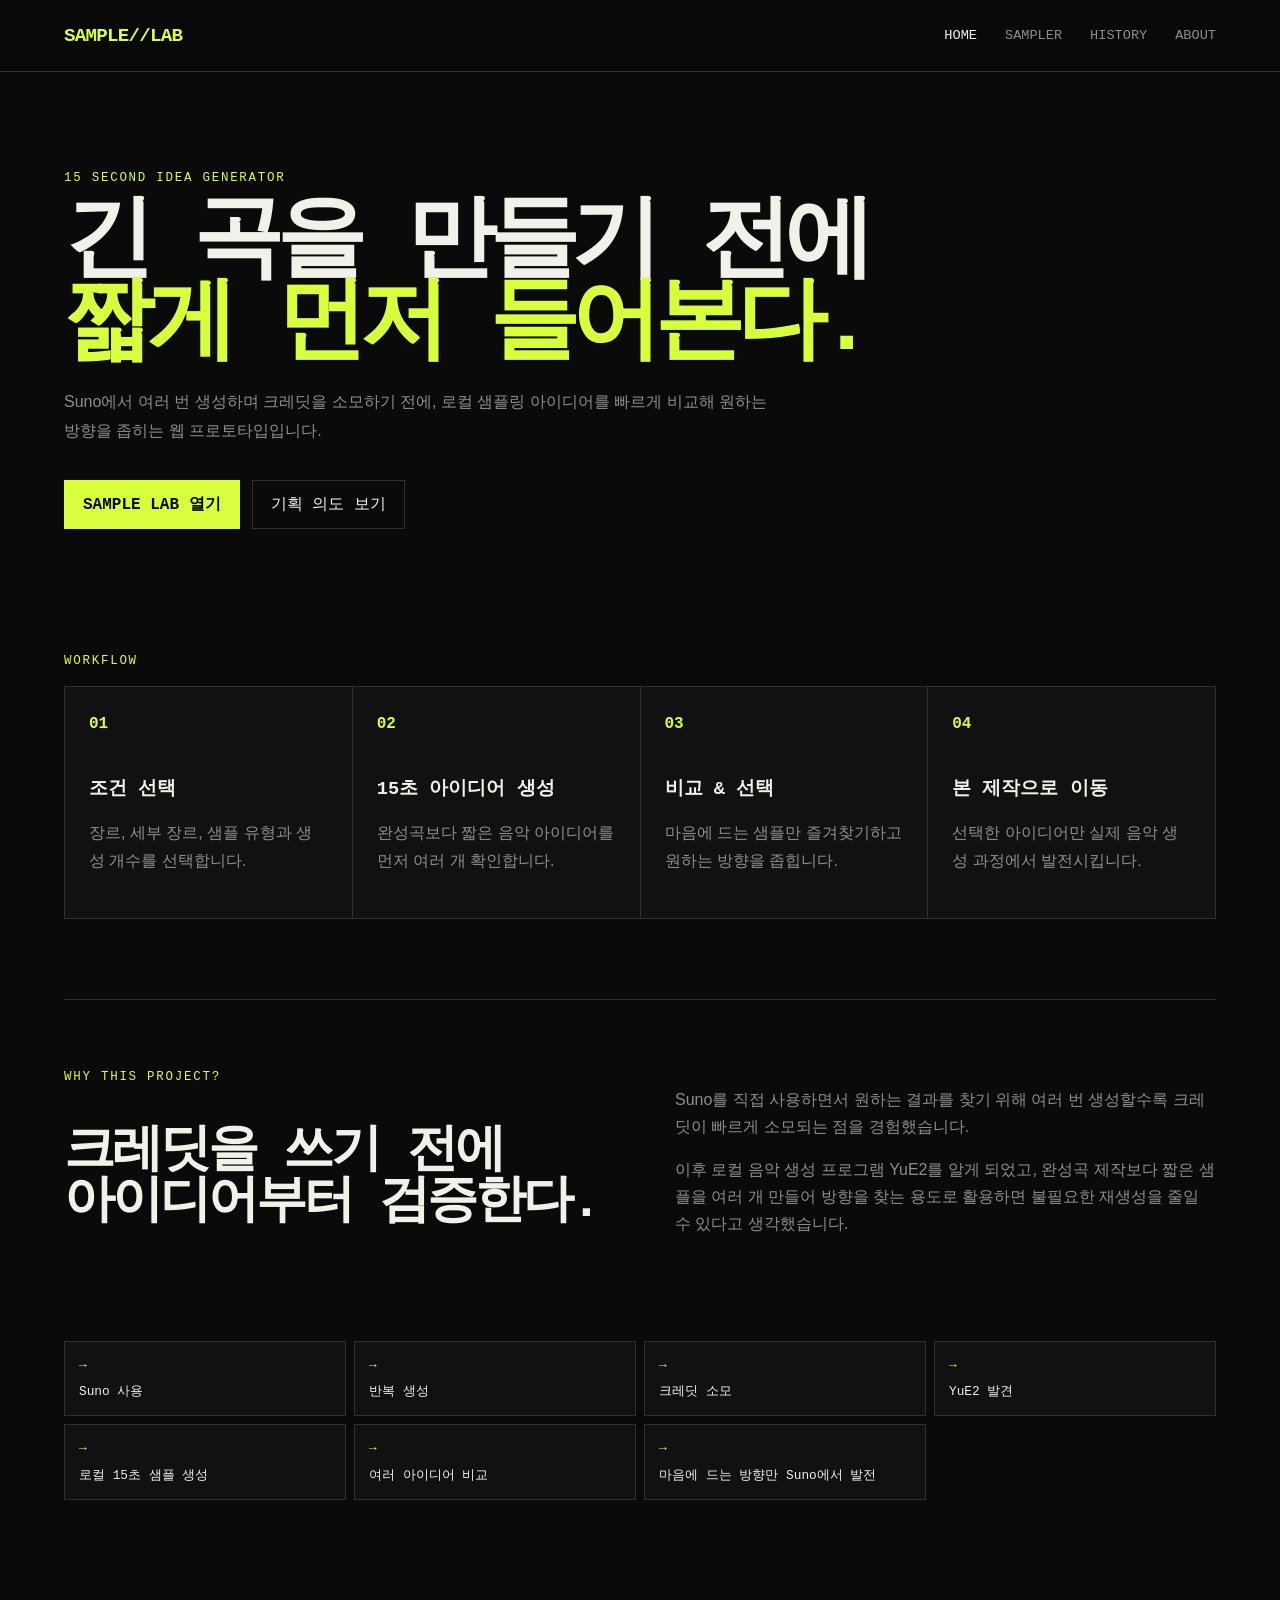
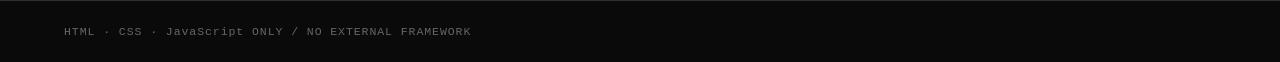
<file: index.html>
<!DOCTYPE html>
<html lang="ko">
<head>
  <meta charset="UTF-8" />
  <meta name="viewport" content="width=device-width, initial-scale=1.0" />
  <title>AI Music Sample Lab</title>
  <link rel="stylesheet" href="assets/css/tokens.css" />
  <link rel="stylesheet" href="assets/css/layout.css" />
  <link rel="stylesheet" href="assets/css/components.css" />
  <link rel="stylesheet" href="assets/css/pages.css" />
</head>
<body>
  <header class="site-header">
    <a class="brand" href="index.html">SAMPLE//LAB</a>
    <nav>
      <a class="active" href="index.html" aria-current="page">HOME</a>
      <a href="pages/sampler.html">SAMPLER</a>
      <a href="pages/history.html">HISTORY</a>
      <a href="pages/about.html">ABOUT</a>
    </nav>
  </header>

  <main class="home-main">
    <section class="hero">
      <div class="eyebrow">15 SECOND IDEA GENERATOR</div>
      <h1>긴 곡을 만들기 전에<br><span>짧게 먼저 들어본다.</span></h1>
      <p class="hero-copy">
        Suno에서 여러 번 생성하며 크레딧을 소모하기 전에,
        로컬 샘플링 아이디어를 빠르게 비교해 원하는 방향을 좁히는 웹 프로토타입입니다.
      </p>
      <div class="hero-actions">
        <a class="button primary" href="pages/sampler.html">SAMPLE LAB 열기</a>
        <a class="button ghost" href="pages/about.html">기획 의도 보기</a>
      </div>
    </section>

    <section class="flow-section">
      <div class="section-title">WORKFLOW</div>
      <div class="flow-grid">
        <article class="flow-card">
          <span>01</span>
          <h3>조건 선택</h3>
          <p>장르, 세부 장르, 샘플 유형과 생성 개수를 선택합니다.</p>
        </article>
        <article class="flow-card">
          <span>02</span>
          <h3>15초 아이디어 생성</h3>
          <p>완성곡보다 짧은 음악 아이디어를 먼저 여러 개 확인합니다.</p>
        </article>
        <article class="flow-card">
          <span>03</span>
          <h3>비교 & 선택</h3>
          <p>마음에 드는 샘플만 즐겨찾기하고 원하는 방향을 좁힙니다.</p>
        </article>
        <article class="flow-card">
          <span>04</span>
          <h3>본 제작으로 이동</h3>
          <p>선택한 아이디어만 실제 음악 생성 과정에서 발전시킵니다.</p>
        </article>
      </div>
    </section>

    <section class="problem-section">
      <div>
        <div class="section-title">WHY THIS PROJECT?</div>
        <h2>크레딧을 쓰기 전에<br>아이디어부터 검증한다.</h2>
      </div>
      <div class="problem-copy">
        <p>
          Suno를 직접 사용하면서 원하는 결과를 찾기 위해 여러 번 생성할수록
          크레딧이 빠르게 소모되는 점을 경험했습니다.
        </p>
        <p>
          이후 로컬 음악 생성 프로그램 YuE2를 알게 되었고,
          완성곡 제작보다 짧은 샘플을 여러 개 만들어 방향을 찾는 용도로 활용하면
          불필요한 재생성을 줄일 수 있다고 생각했습니다.
        </p>
      </div>
      <ol class="idea-timeline" aria-label="아이디어 도출 흐름">
        <li>Suno 사용</li>
        <li>반복 생성</li>
        <li>크레딧 소모</li>
        <li>YuE2 발견</li>
        <li>로컬 15초 샘플 생성</li>
        <li>여러 아이디어 비교</li>
        <li>마음에 드는 방향만 Suno에서 발전</li>
      </ol>
    </section>
  </main>

  <footer>
    HTML · CSS · JavaScript ONLY / NO EXTERNAL FRAMEWORK
  </footer>
</body>
</html>
</file>
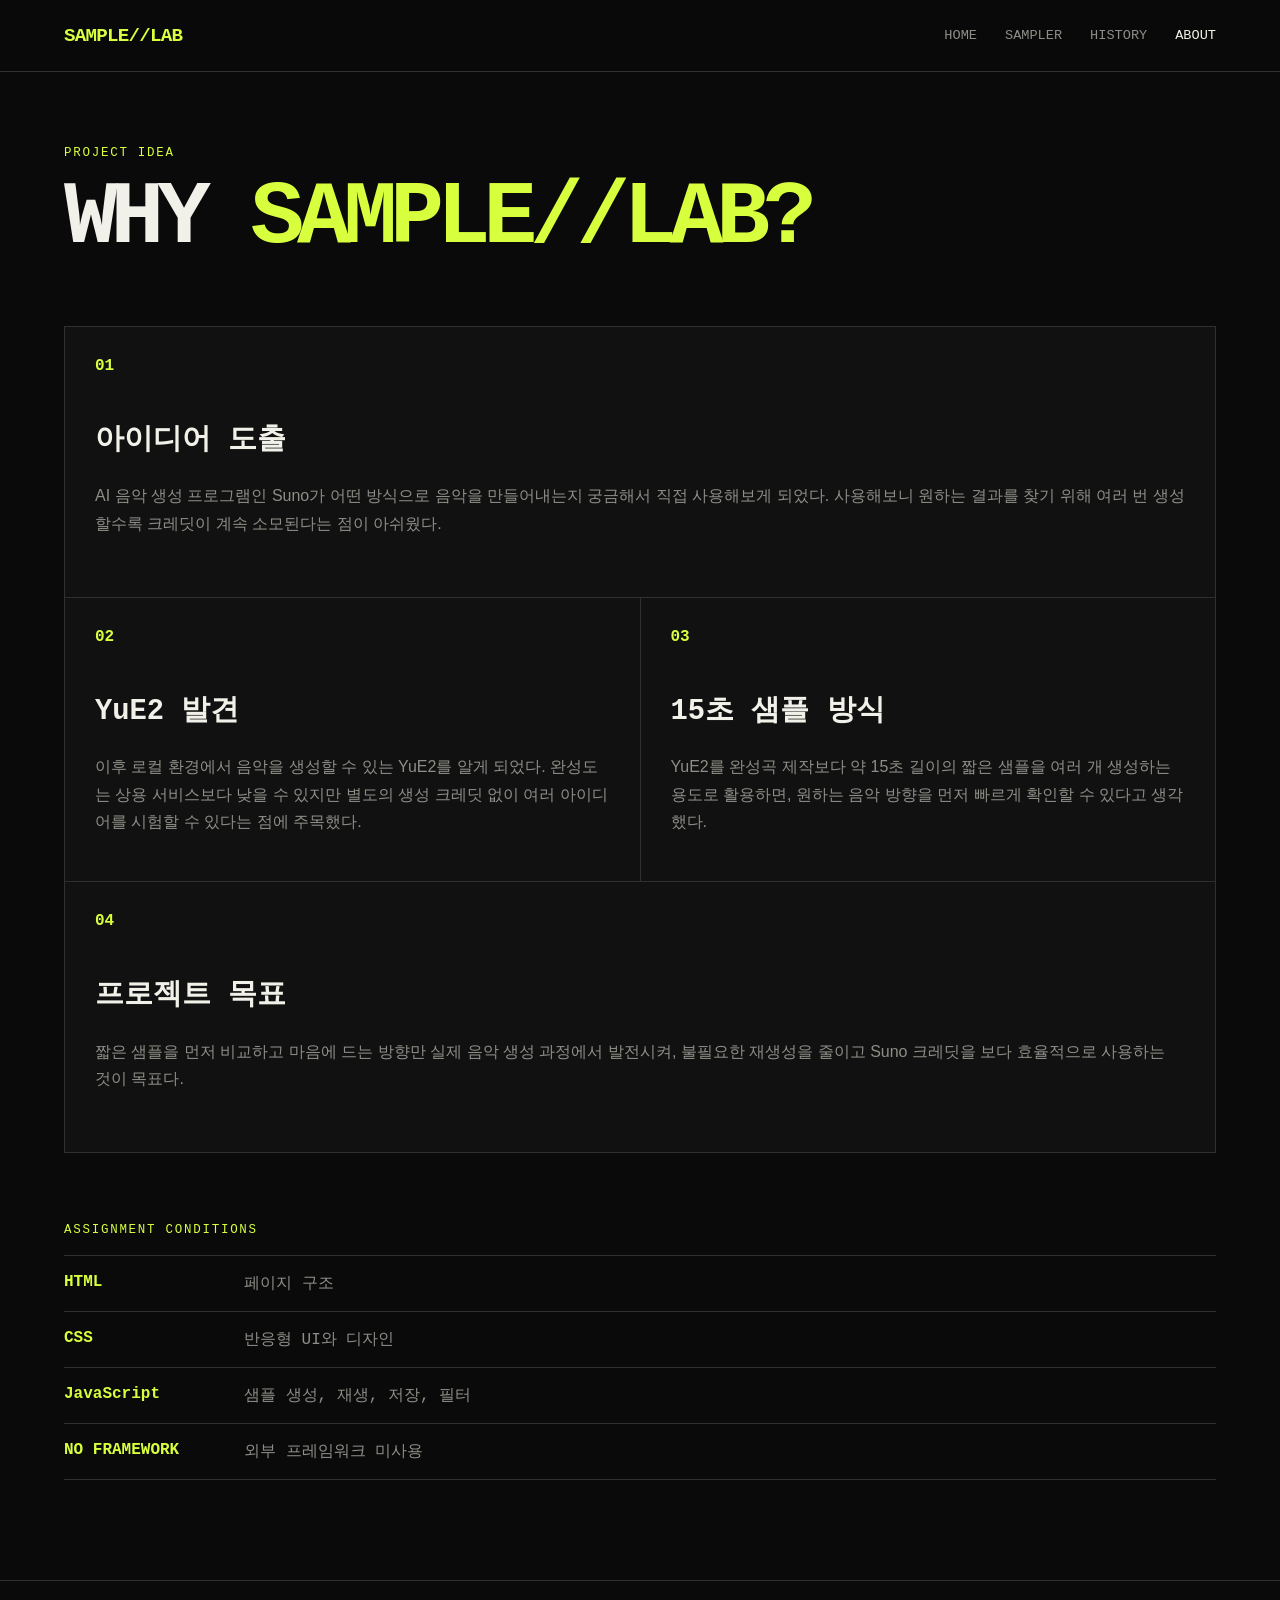
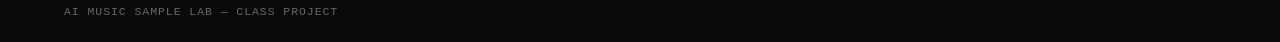
<file: pages/about.html>
<!DOCTYPE html>
<html lang="ko">
<head>
  <meta charset="UTF-8" />
  <meta name="viewport" content="width=device-width, initial-scale=1.0" />
  <title>About Sample Lab</title>
  <link rel="stylesheet" href="../assets/css/tokens.css" />
  <link rel="stylesheet" href="../assets/css/layout.css" />
  <link rel="stylesheet" href="../assets/css/components.css" />
  <link rel="stylesheet" href="../assets/css/pages.css" />
</head>
<body>
  <header class="site-header">
    <a class="brand" href="../index.html">SAMPLE//LAB</a>
    <nav>
      <a href="../index.html">HOME</a>
      <a href="sampler.html">SAMPLER</a>
      <a href="history.html">HISTORY</a>
      <a class="active" href="about.html" aria-current="page">ABOUT</a>
    </nav>
  </header>

  <main class="about-main">
    <section class="page-title-block">
      <div class="eyebrow">PROJECT IDEA</div>
      <h1>WHY <span>SAMPLE//LAB?</span></h1>
    </section>

    <section class="about-grid">
      <article class="about-card wide">
        <div class="number">01</div>
        <h2>아이디어 도출</h2>
        <p>
          AI 음악 생성 프로그램인 Suno가 어떤 방식으로 음악을 만들어내는지 궁금해서 직접 사용해보게 되었다.
          사용해보니 원하는 결과를 찾기 위해 여러 번 생성할수록 크레딧이 계속 소모된다는 점이 아쉬웠다.
        </p>
      </article>

      <article class="about-card">
        <div class="number">02</div>
        <h2>YuE2 발견</h2>
        <p>
          이후 로컬 환경에서 음악을 생성할 수 있는 YuE2를 알게 되었다.
          완성도는 상용 서비스보다 낮을 수 있지만 별도의 생성 크레딧 없이 여러 아이디어를 시험할 수 있다는 점에 주목했다.
        </p>
      </article>

      <article class="about-card">
        <div class="number">03</div>
        <h2>15초 샘플 방식</h2>
        <p>
          YuE2를 완성곡 제작보다 약 15초 길이의 짧은 샘플을 여러 개 생성하는 용도로 활용하면,
          원하는 음악 방향을 먼저 빠르게 확인할 수 있다고 생각했다.
        </p>
      </article>

      <article class="about-card wide">
        <div class="number">04</div>
        <h2>프로젝트 목표</h2>
        <p>
          짧은 샘플을 먼저 비교하고 마음에 드는 방향만 실제 음악 생성 과정에서 발전시켜,
          불필요한 재생성을 줄이고 Suno 크레딧을 보다 효율적으로 사용하는 것이 목표다.
        </p>
      </article>
    </section>

    <section class="tech-section">
      <div class="section-title">ASSIGNMENT CONDITIONS</div>
      <div class="tech-list">
        <div><b>HTML</b><span>페이지 구조</span></div>
        <div><b>CSS</b><span>반응형 UI와 디자인</span></div>
        <div><b>JavaScript</b><span>샘플 생성, 재생, 저장, 필터</span></div>
        <div><b>NO FRAMEWORK</b><span>외부 프레임워크 미사용</span></div>
      </div>
    </section>
  </main>

  <footer>
    AI MUSIC SAMPLE LAB — CLASS PROJECT
  </footer>
</body>
</html>
</file>
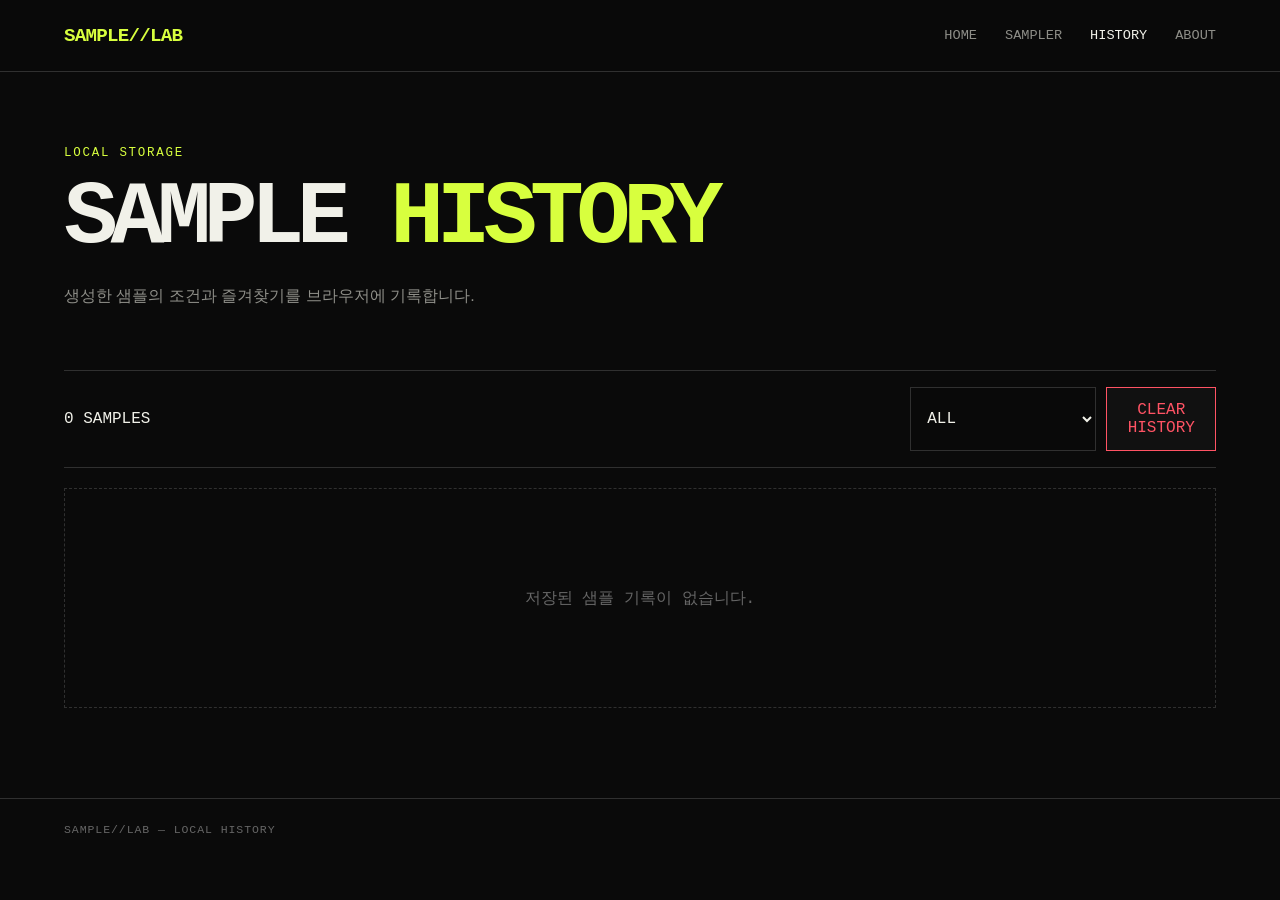
<file: pages/history.html>
<!DOCTYPE html>
<html lang="ko">
<head>
  <meta charset="UTF-8" />
  <meta name="viewport" content="width=device-width, initial-scale=1.0" />
  <title>Sample History</title>
  <link rel="stylesheet" href="../assets/css/tokens.css" />
  <link rel="stylesheet" href="../assets/css/layout.css" />
  <link rel="stylesheet" href="../assets/css/components.css" />
  <link rel="stylesheet" href="../assets/css/pages.css" />
</head>
<body>
  <header class="site-header">
    <a class="brand" href="../index.html">SAMPLE//LAB</a>
    <nav>
      <a href="../index.html">HOME</a>
      <a href="sampler.html">SAMPLER</a>
      <a class="active" href="history.html" aria-current="page">HISTORY</a>
      <a href="about.html">ABOUT</a>
    </nav>
  </header>

  <main class="history-main">
    <section class="page-title-block">
      <div class="eyebrow">LOCAL STORAGE</div>
      <h1>SAMPLE <span>HISTORY</span></h1>
      <p>생성한 샘플의 조건과 즐겨찾기를 브라우저에 기록합니다.</p>
    </section>

    <section class="history-toolbar">
      <div id="historyCount">0 SAMPLES</div>
      <div class="toolbar-actions">
        <select id="historyFilter" aria-label="기록 필터"></select>
        <button id="clearHistoryBtn" class="button danger">CLEAR HISTORY</button>
      </div>
    </section>

    <section id="historyGrid" class="history-grid"></section>
  </main>

  <footer>
    SAMPLE//LAB — LOCAL HISTORY
  </footer>

  <script src="../assets/js/core/config.js"></script>
  <script src="../assets/js/core/utils.js"></script>
  <script src="../assets/js/core/storage.js"></script>
  <script src="../assets/js/pages/history-page.js"></script>
</body>
</html>
</file>
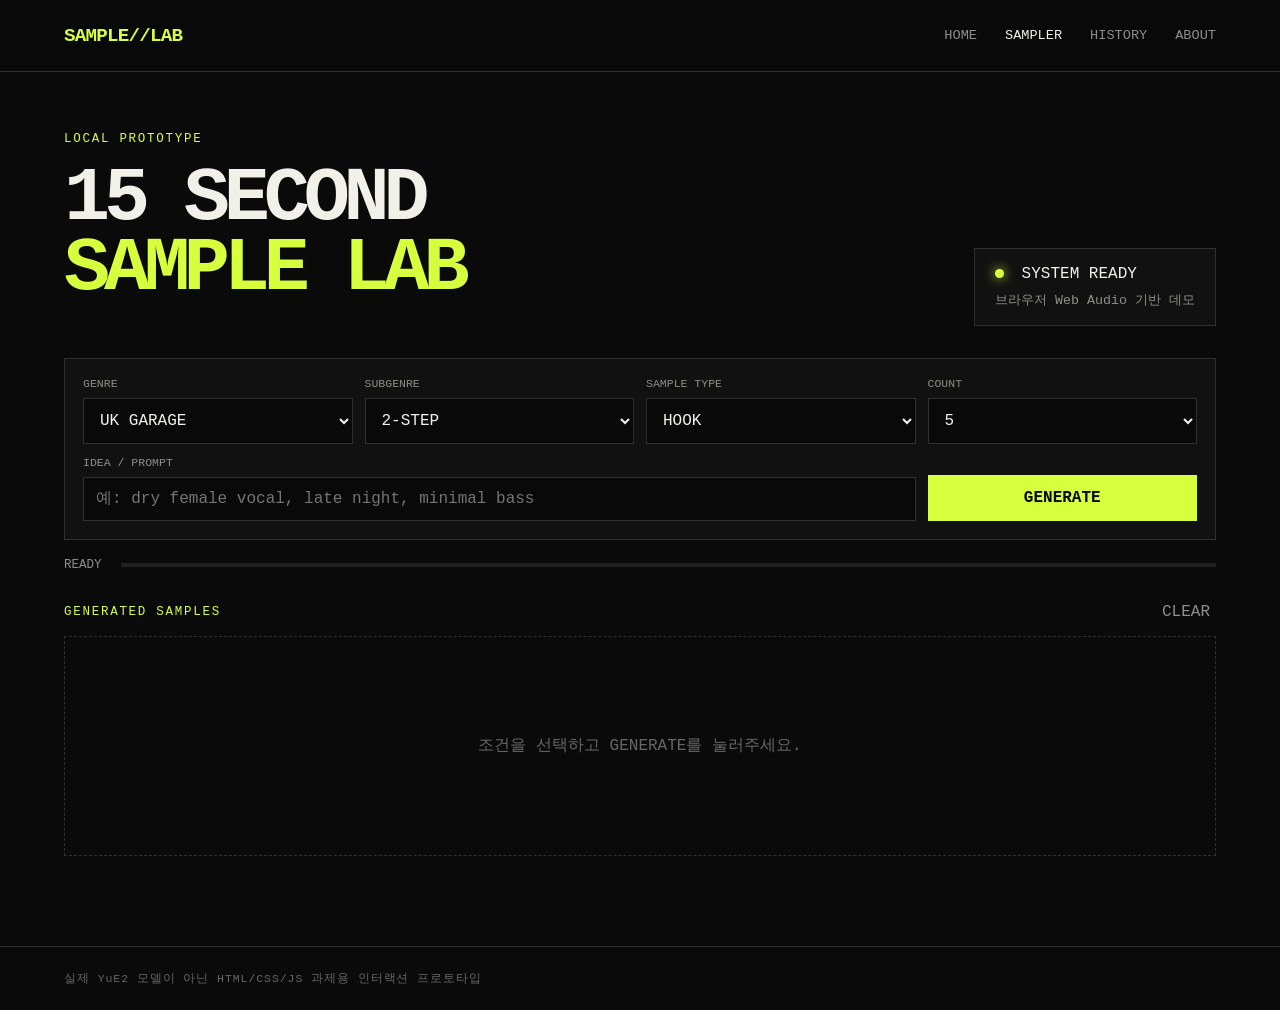
<file: pages/sampler.html>
<!DOCTYPE html>
<html lang="ko">
<head>
  <meta charset="UTF-8" />
  <meta name="viewport" content="width=device-width, initial-scale=1.0" />
  <title>Sample Lab</title>
  <link rel="stylesheet" href="../assets/css/tokens.css" />
  <link rel="stylesheet" href="../assets/css/layout.css" />
  <link rel="stylesheet" href="../assets/css/components.css" />
  <link rel="stylesheet" href="../assets/css/pages.css" />
</head>
<body>
  <header class="site-header">
    <a class="brand" href="../index.html">SAMPLE//LAB</a>
    <nav>
      <a href="../index.html">HOME</a>
      <a class="active" href="sampler.html" aria-current="page">SAMPLER</a>
      <a href="history.html">HISTORY</a>
      <a href="about.html">ABOUT</a>
    </nav>
  </header>

  <main class="sampler-main">
    <section class="sampler-top">
      <div>
        <div class="eyebrow">LOCAL PROTOTYPE</div>
        <h1>15 SECOND<br><span>SAMPLE LAB</span></h1>
      </div>
      <div class="status-box">
        <div><span class="dot"></span> SYSTEM READY</div>
        <small>브라우저 Web Audio 기반 데모</small>
      </div>
    </section>

    <section class="control-panel">
      <div class="control">
        <label for="genre">GENRE</label>
        <select id="genre"></select>
      </div>

      <div class="control">
        <label for="subgenre">SUBGENRE</label>
        <select id="subgenre"></select>
      </div>

      <div class="control">
        <label for="sampleType">SAMPLE TYPE</label>
        <select id="sampleType"></select>
      </div>

      <div class="control">
        <label for="count">COUNT</label>
        <select id="count"></select>
      </div>

      <div class="control prompt-control">
        <label for="prompt">IDEA / PROMPT</label>
        <input id="prompt" type="text" placeholder="예: dry female vocal, late night, minimal bass" />
      </div>

      <button id="generateBtn" type="button" class="button primary generate-button">GENERATE</button>
    </section>

    <section class="generation-status" id="generationStatus" aria-live="polite">
      <span>READY</span>
      <div class="progress-track" role="progressbar" aria-label="샘플 생성 진행률" aria-valuemin="0" aria-valuemax="100" aria-valuenow="0">
        <div class="progress-bar" id="progressBar"></div>
      </div>
    </section>

    <section>
      <div class="section-heading-row">
        <div class="section-title">GENERATED SAMPLES</div>
        <button id="clearBtn" type="button" class="text-button">CLEAR</button>
      </div>
      <div id="sampleGrid" class="sample-grid">
        <div class="empty-state">
          조건을 선택하고 GENERATE를 눌러주세요.
        </div>
      </div>
    </section>
  </main>

  <footer>
    실제 YuE2 모델이 아닌 HTML/CSS/JS 과제용 인터랙션 프로토타입
  </footer>

  <script src="../assets/js/core/config.js"></script>
  <script src="../assets/js/core/utils.js"></script>
  <script src="../assets/js/core/storage.js"></script>
  <script src="../assets/js/core/audio-engine.js"></script>
  <script src="../assets/js/pages/sampler-page.js"></script>
</body>
</html>
</file>
<file: assets/css/tokens.css>
/* tokens.css — 색상, 폰트, 간격, 크기 같은 디자인 변수만 둔다. (선택자 규칙 금지) */

:root {
  /* color */
  --bg: #0a0a0a;
  --panel: #111111;
  --panel-2: #171717;
  --line: #303030;
  --line-soft: #242424;
  --text: #f1f1e9;
  --muted: #8e8e88;
  --muted-dim: #666;
  --lime: #d8ff3e;
  --orange: #ff754a;
  --cyan: #4ee6d2;
  --danger: #ff5364;
  --bg-input: #090909;
  --bg-wave: #080808;
  --track: #202020;

  /* font */
  --font-mono: "Courier New", monospace;
  --font-sans: Arial, sans-serif;

  /* spacing */
  --space-xs: 8px;
  --space-sm: 12px;
  --space-md: 18px;
  --space-lg: 30px;
  --gutter: 5vw;

  /* size */
  --container-width: 1180px;
  --header-height: 72px;
}
</file>
<file: assets/css/layout.css>
/* layout.css — 기본 리셋, 컨테이너, header/footer, 공통 grid, 반응형 구조 */

* {
  box-sizing: border-box;
}

html {
  scroll-behavior: smooth;
}

body {
  margin: 0;
  background: var(--bg);
  color: var(--text);
  font-family: var(--font-mono);
  min-height: 100vh;
}

a {
  color: inherit;
  text-decoration: none;
}

button, input, select {
  font: inherit;
}

button:focus-visible,
a:focus-visible,
input:focus-visible,
select:focus-visible {
  outline: 2px solid var(--lime);
  outline-offset: 3px;
}

/* container */
.home-main,
.sampler-main,
.history-main,
.about-main {
  width: min(var(--container-width), 90vw);
  margin: 0 auto;
}

/* header */
.site-header {
  position: sticky;
  top: 0;
  z-index: 30;
  height: var(--header-height);
  padding: 0 var(--gutter);
  display: flex;
  align-items: center;
  justify-content: space-between;
  border-bottom: 1px solid var(--line);
  background: rgba(10, 10, 10, 0.96);
}

.brand {
  font-weight: 900;
  font-size: 1.2rem;
  letter-spacing: -0.04em;
  color: var(--lime);
}

nav {
  display: flex;
  gap: 28px;
}

nav a {
  color: var(--muted);
  font-size: .85rem;
}

nav a:hover,
nav a.active {
  color: var(--text);
}

/* footer */
footer {
  border-top: 1px solid var(--line);
  padding: 24px var(--gutter);
  color: var(--muted-dim);
  font-size: .72rem;
  letter-spacing: .08em;
}

/* 샘플/기록 카드 grid */
.sample-grid,
.history-grid {
  display: grid;
  grid-template-columns: repeat(2, 1fr);
  gap: 14px;
  padding-bottom: 90px;
}

@media (max-width: 820px) {
  .site-header {
    height: auto;
    padding-top: 16px;
    padding-bottom: 16px;
    align-items: flex-start;
    gap: var(--space-md);
    flex-direction: column;
  }

  nav {
    gap: 14px;
    flex-wrap: wrap;
  }

  .sample-grid,
  .history-grid {
    grid-template-columns: 1fr;
  }
}

@media (max-width: 480px) {
  .home-main,
  .sampler-main,
  .history-main,
  .about-main {
    width: min(100% - 32px, var(--container-width));
  }
}
</file>
<file: assets/css/components.css>
/* components.css — 여러 페이지에서 쓰는 공통 UI: label, button, form, status, card, waveform */

/* label */
.eyebrow,
.section-title {
  color: var(--lime);
  font-size: .78rem;
  letter-spacing: .14em;
  text-transform: uppercase;
}

/* button */
.button:disabled,
button:disabled {
  cursor: wait;
  opacity: .55;
}

.button {
  border: 1px solid var(--line);
  padding: 13px 18px;
  background: var(--panel);
  color: var(--text);
  cursor: pointer;
  display: inline-flex;
  align-items: center;
  justify-content: center;
}

.button:hover {
  transform: translateY(-1px);
}

.button.primary {
  background: var(--lime);
  color: #080808;
  border-color: var(--lime);
  font-weight: 900;
}

.button.ghost {
  background: transparent;
}

.button.danger {
  border-color: var(--danger);
  color: var(--danger);
}

.small-btn {
  padding: 8px 10px;
  background: var(--bg);
  color: var(--text);
  border: 1px solid var(--line);
  cursor: pointer;
}

.small-btn:hover {
  border-color: var(--lime);
}

.small-btn:active,
.button:active {
  transform: translateY(1px);
}

.favorite-btn.active {
  color: var(--lime);
}

.text-button {
  border: 0;
  background: transparent;
  color: var(--muted);
  cursor: pointer;
}

/* form */
.control-panel {
  border: 1px solid var(--line);
  background: var(--panel);
  padding: var(--space-md);
  display: grid;
  grid-template-columns: repeat(4, minmax(130px, 1fr));
  gap: var(--space-sm);
}

.control {
  display: flex;
  flex-direction: column;
  gap: var(--space-xs);
}

.control label {
  color: var(--muted);
  font-size: .72rem;
}

.control select,
.control input,
.toolbar-actions select {
  width: 100%;
  background: var(--bg-input);
  color: var(--text);
  border: 1px solid var(--line);
  padding: var(--space-sm);
  outline: none;
}

.prompt-control {
  grid-column: span 3;
}

.generate-button {
  align-self: end;
}

/* status */
.status-box {
  border: 1px solid var(--line);
  background: var(--panel);
  padding: 16px 20px;
  min-width: 240px;
}

.status-box small {
  display: block;
  color: var(--muted);
  margin-top: var(--space-xs);
}

.dot {
  display: inline-block;
  width: 9px;
  height: 9px;
  border-radius: 50%;
  background: var(--lime);
  box-shadow: 0 0 12px var(--lime);
  margin-right: var(--space-xs);
}

.generation-status {
  margin: var(--space-md) 0 var(--space-lg);
  display: flex;
  align-items: center;
  gap: 20px;
  color: var(--muted);
  font-size: .78rem;
}

.progress-track {
  flex: 1;
  height: 4px;
  background: var(--track);
  overflow: hidden;
}

.progress-bar {
  height: 100%;
  width: 0%;
  background: var(--lime);
  transition: width .25s ease;
}

.section-heading-row {
  display: flex;
  justify-content: space-between;
  align-items: center;
  margin-bottom: 14px;
}

.empty-state {
  grid-column: 1 / -1;
  min-height: 220px;
  border: 1px dashed var(--line);
  display: grid;
  place-items: center;
  color: var(--muted-dim);
}

/* card (sampler / history 공용) */
.sample-card,
.history-card {
  border: 1px solid var(--line);
  background: var(--panel);
  padding: var(--space-md);
}

.sample-card.favorite,
.history-card.favorite {
  border-color: var(--lime);
}

.sample-head {
  display: flex;
  justify-content: space-between;
  align-items: start;
  gap: var(--space-sm);
}

.sample-id {
  color: var(--lime);
  font-weight: 900;
}

.sample-meta {
  color: var(--muted);
  font-size: .76rem;
  margin-top: 4px;
  overflow-wrap: anywhere;
}

.sample-actions {
  display: flex;
  gap: var(--space-xs);
  flex-wrap: wrap;
}

/* waveform */
.waveform {
  width: 100%;
  height: 84px;
  background: var(--bg-wave);
  border: 1px solid var(--line-soft);
  margin: 16px 0;
}

@media (max-width: 820px) {
  .control-panel {
    grid-template-columns: 1fr 1fr;
  }

  .prompt-control {
    grid-column: 1 / -1;
  }

  .generate-button {
    grid-column: 1 / -1;
  }

  .status-box {
    width: 100%;
  }
}

@media (max-width: 480px) {
  .control-panel {
    grid-template-columns: 1fr;
  }

  .prompt-control,
  .generate-button {
    grid-column: auto;
  }
}
</file>
<file: assets/css/pages.css>
/* pages.css — HOME / SAMPLER / HISTORY / ABOUT 페이지 고유 배치 */

/* 공통 페이지 제목 (HOME hero, SAMPLER, HISTORY, ABOUT) */
.hero h1,
.page-title-block h1,
.sampler-top h1 {
  margin: 18px 0 22px;
  font-size: clamp(3rem, 7vw, 7.2rem);
  line-height: .91;
  letter-spacing: -.08em;
}

.hero h1 span,
.page-title-block h1 span,
.sampler-top h1 span {
  color: var(--lime);
}

.hero-copy,
.page-title-block p {
  max-width: 720px;
  color: var(--muted);
  line-height: 1.8;
  font-family: var(--font-sans);
}

.page-title-block {
  padding: 74px 0 44px;
}

/* HOME */
.hero {
  padding: 11vh 0 9vh;
  max-width: 900px;
}

.hero-actions {
  display: flex;
  gap: var(--space-sm);
  margin-top: 34px;
  flex-wrap: wrap;
}

.flow-section {
  padding: 44px 0 80px;
}

.flow-grid {
  display: grid;
  grid-template-columns: repeat(4, 1fr);
  gap: 1px;
  background: var(--line);
  margin-top: var(--space-md);
  border: 1px solid var(--line);
}

.flow-card {
  background: var(--panel);
  padding: 28px 24px;
  min-height: 210px;
}

.flow-card span,
.number {
  color: var(--lime);
  font-weight: 900;
}

.flow-card h3 {
  margin-top: 42px;
}

.flow-card p,
.problem-copy p,
.about-card p {
  color: var(--muted);
  font-family: var(--font-sans);
  line-height: 1.7;
}

.idea-timeline {
  grid-column: 1 / -1;
  display: grid;
  grid-template-columns: repeat(4, minmax(0, 1fr));
  gap: var(--space-xs);
  margin: 0;
  padding: 0;
  list-style: none;
}

.idea-timeline li {
  min-height: 68px;
  padding: 14px;
  border: 1px solid var(--line);
  background: var(--panel);
  color: var(--text);
  font-size: .8rem;
  line-height: 1.5;
}

.idea-timeline li::before {
  content: "→";
  display: block;
  margin-bottom: 7px;
  color: var(--lime);
}

.problem-section {
  padding: 70px 0 100px;
  border-top: 1px solid var(--line);
  display: grid;
  grid-template-columns: 1fr 1fr;
  gap: 70px;
}

.problem-section h2 {
  font-size: clamp(2rem, 4vw, 4rem);
  line-height: 1;
  letter-spacing: -.06em;
}

/* SAMPLER */
.sampler-top {
  padding: 60px 0 32px;
  display: flex;
  justify-content: space-between;
  align-items: end;
  gap: var(--space-lg);
}

.sampler-top h1 {
  font-size: clamp(3rem, 6vw, 6rem);
}

/* HISTORY */
.history-toolbar {
  border-top: 1px solid var(--line);
  border-bottom: 1px solid var(--line);
  padding: 16px 0;
  margin-bottom: 20px;
  display: flex;
  justify-content: space-between;
  align-items: center;
}

.toolbar-actions {
  display: flex;
  gap: 10px;
}

/* ABOUT */
.about-grid {
  display: grid;
  grid-template-columns: 1fr 1fr;
  gap: 1px;
  background: var(--line);
  border: 1px solid var(--line);
}

.about-card {
  background: var(--panel);
  padding: var(--space-lg);
  min-height: 270px;
}

.about-card.wide {
  grid-column: 1 / -1;
}

.about-card h2 {
  margin-top: 44px;
  font-size: 1.8rem;
}

.tech-section {
  padding: 70px 0 100px;
}

.tech-list {
  margin-top: var(--space-md);
  border-top: 1px solid var(--line);
}

.tech-list div {
  padding: 17px 0;
  border-bottom: 1px solid var(--line);
  display: grid;
  grid-template-columns: 180px 1fr;
}

.tech-list b {
  color: var(--lime);
}

.tech-list span {
  color: var(--muted);
}

@media (max-width: 820px) {
  .flow-grid,
  .about-grid,
  .problem-section {
    grid-template-columns: 1fr;
  }

  .idea-timeline {
    grid-template-columns: repeat(2, minmax(0, 1fr));
  }

  .about-card.wide {
    grid-column: auto;
  }

  .sampler-top {
    align-items: flex-start;
    flex-direction: column;
  }

  .history-toolbar {
    align-items: flex-start;
    gap: 16px;
    flex-direction: column;
  }

  .toolbar-actions {
    width: 100%;
    flex-direction: column;
  }
}

@media (max-width: 480px) {
  .idea-timeline {
    grid-template-columns: 1fr;
  }

  .tech-list div {
    grid-template-columns: 1fr;
    gap: 6px;
  }
}
</file>
